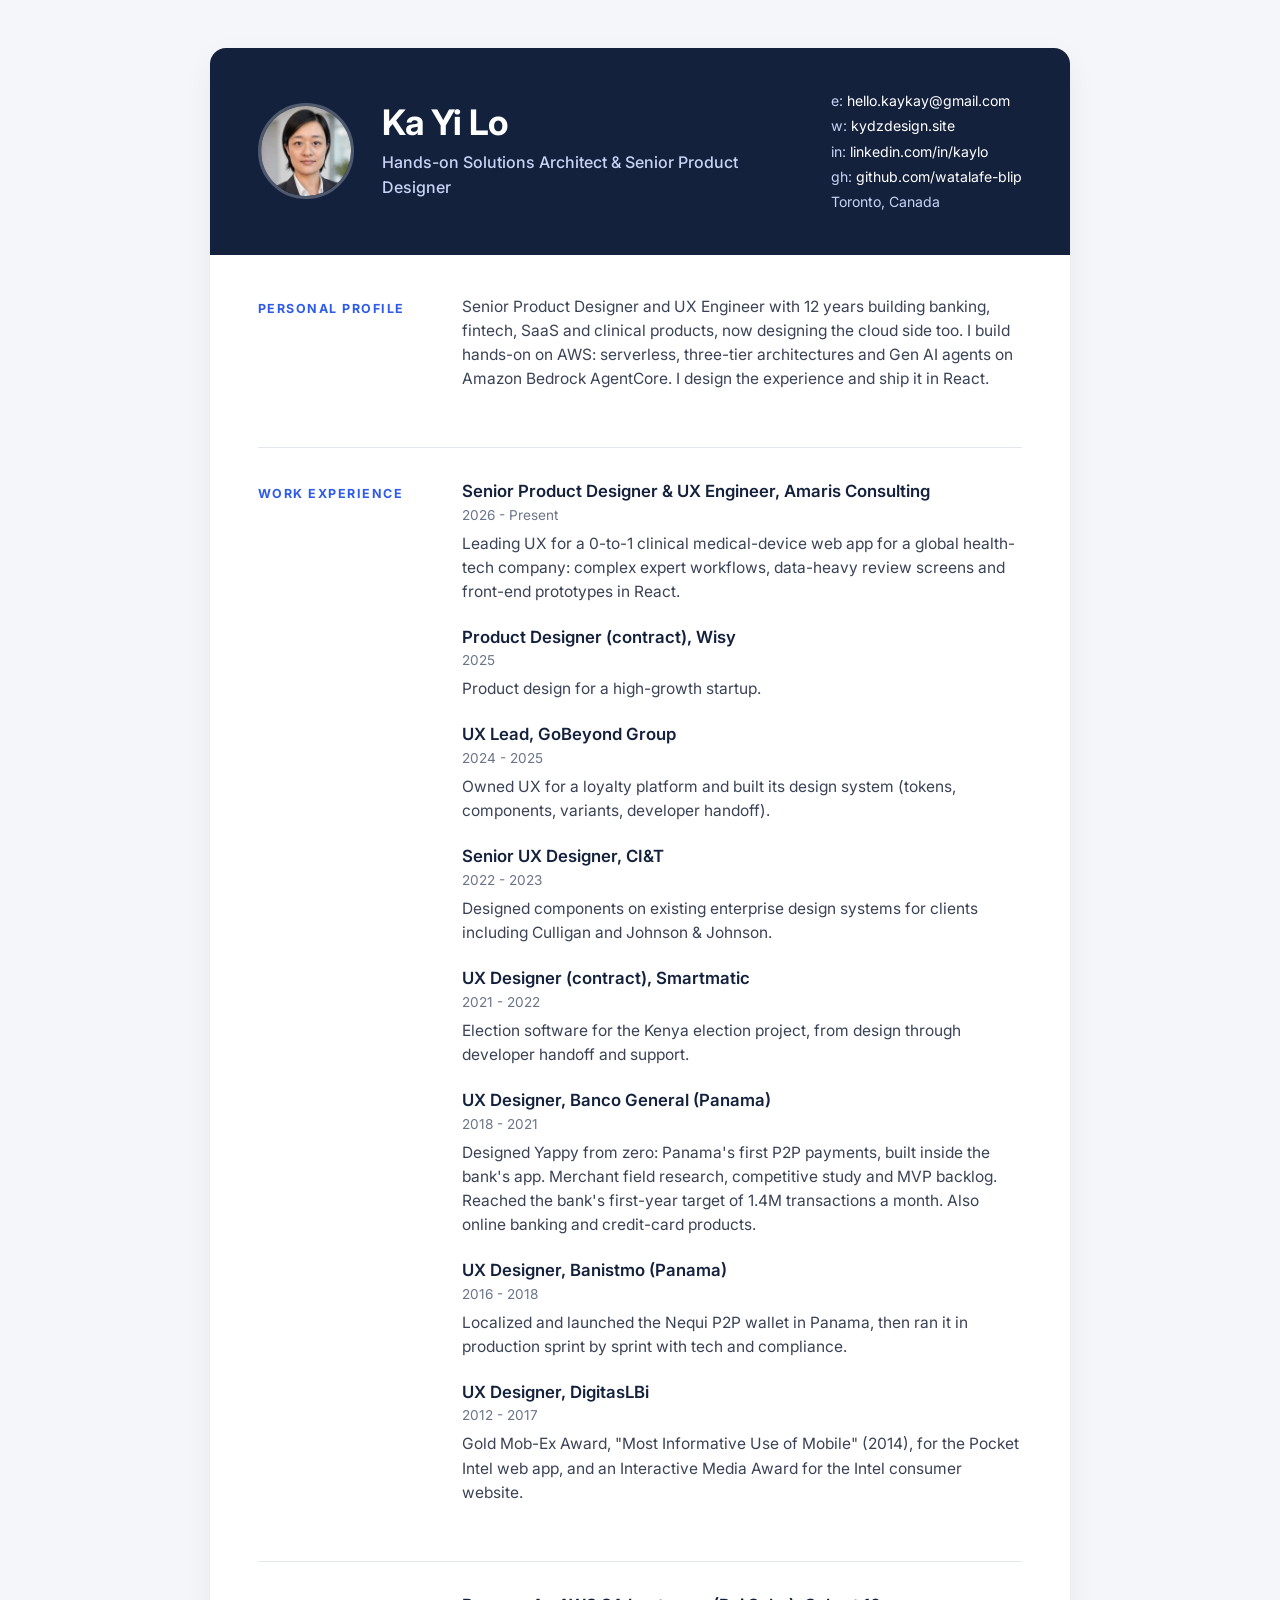
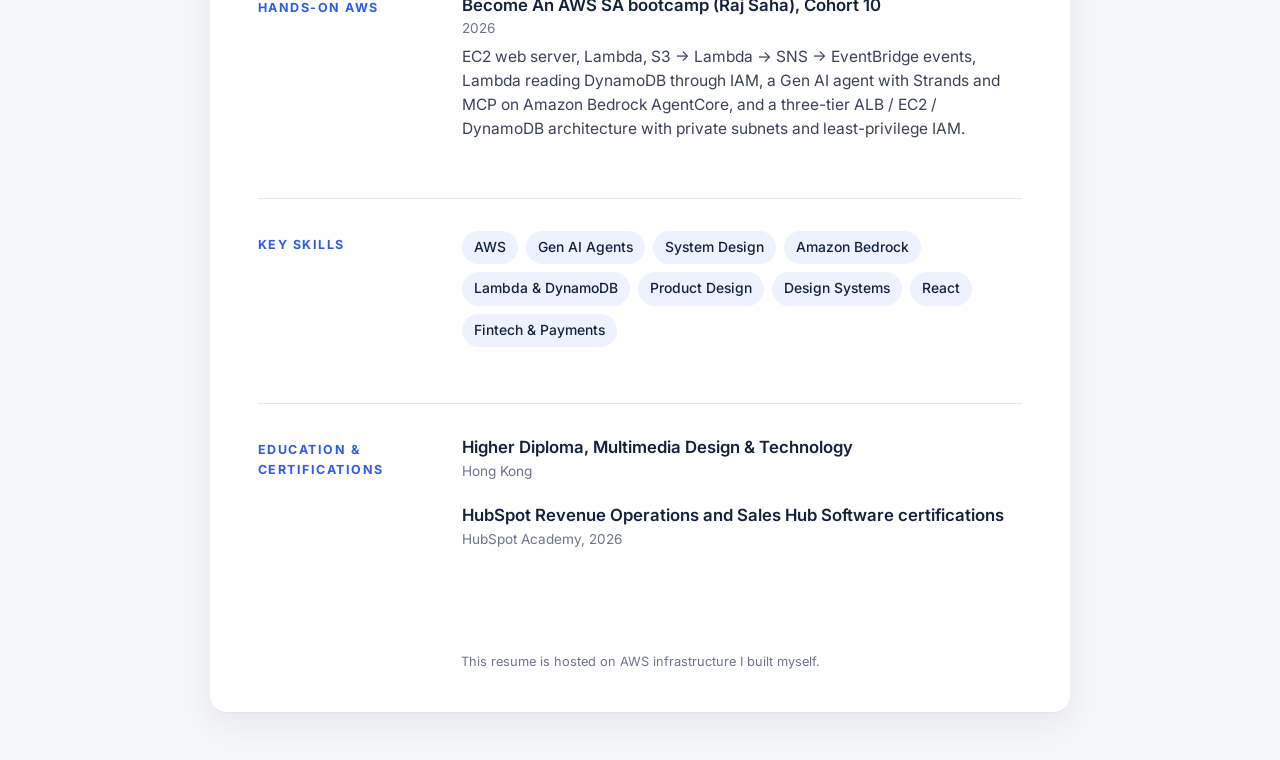
<file: index.html>
<!DOCTYPE html>
<html lang="en">
<head>
<title>Ka Yi Lo - Resume</title>
<meta name="viewport" content="width=device-width, initial-scale=1"/>
<meta name="description" content="Resume of Ka Yi Lo, Solutions Architect and Senior Product Designer in Toronto."/>
<meta charset="UTF-8">
<link type="text/css" rel="stylesheet" href="style.css">
<link href="https://fonts.googleapis.com/css2?family=Inter:wght@400;500;600;700&display=swap" rel="stylesheet">
</head>
<body id="top">
<div id="cv">
	<div class="mainDetails">
		<div id="headshot">
			<img src="headshot.jpg" alt="Ka Yi Lo" />
		</div>

		<div id="name">
			<h1>Ka Yi Lo</h1>
			<h4>Hands-on Solutions Architect &amp; Senior Product Designer</h4>
		</div>

		<div id="contactDetails">
			<ul>
				<li>e: <a href="mailto:hello.kaykay@gmail.com" target="_blank">hello.kaykay@gmail.com</a></li>
				<li>w: <a href="https://kydzdesign.site" target="_blank">kydzdesign.site</a></li>
				<li>in: <a href="https://www.linkedin.com/in/kaylo" target="_blank">linkedin.com/in/kaylo</a></li>
				<li>gh: <a href="https://github.com/watalafe-blip" target="_blank">github.com/watalafe-blip</a></li>
				<li>Toronto, Canada</li>
			</ul>
		</div>
		</div>

	<div id="mainArea">
		<section>
							<div class="sectionTitle">
					<h1>Personal Profile</h1>
				</div>

				<div class="sectionContent">
					<p>Senior Product Designer and UX Engineer with 12 years building banking, fintech, SaaS and clinical products, now designing the cloud side too. I build hands-on on AWS: serverless, three-tier architectures and Gen AI agents on Amazon Bedrock AgentCore. I design the experience and ship it in React.</p>
				</div>
			
			<div class="clear"></div>
		</section>

		<section>
			<div class="sectionTitle">
				<h1>Work Experience</h1>
			</div>

			<div class="sectionContent">
				<article>
					<h2>Senior Product Designer &amp; UX Engineer, Amaris Consulting</h2>
					<p class="subDetails">2026 - Present</p>
					<p>Leading UX for a 0-to-1 clinical medical-device web app for a global health-tech company: complex expert workflows, data-heavy review screens and front-end prototypes in React.</p>
				</article>

				<article>
					<h2>Product Designer (contract), Wisy</h2>
					<p class="subDetails">2025</p>
					<p>Product design for a high-growth startup.</p>
				</article>

				<article>
					<h2>UX Lead, GoBeyond Group</h2>
					<p class="subDetails">2024 - 2025</p>
					<p>Owned UX for a loyalty platform and built its design system (tokens, components, variants, developer handoff).</p>
				</article>

				<article>
					<h2>Senior UX Designer, CI&amp;T</h2>
					<p class="subDetails">2022 - 2023</p>
					<p>Designed components on existing enterprise design systems for clients including Culligan and Johnson &amp; Johnson.</p>
				</article>

				<article>
					<h2>UX Designer (contract), Smartmatic</h2>
					<p class="subDetails">2021 - 2022</p>
					<p>Election software for the Kenya election project, from design through developer handoff and support.</p>
				</article>

				<article>
					<h2>UX Designer, Banco General (Panama)</h2>
					<p class="subDetails">2018 - 2021</p>
					<p>Designed Yappy from zero: Panama's first P2P payments, built inside the bank's app. Merchant field research, competitive study and MVP backlog. Reached the bank's first-year target of 1.4M transactions a month. Also online banking and credit-card products.</p>
				</article>

				<article>
					<h2>UX Designer, Banistmo (Panama)</h2>
					<p class="subDetails">2016 - 2018</p>
					<p>Localized and launched the Nequi P2P wallet in Panama, then ran it in production sprint by sprint with tech and compliance.</p>
				</article>

				<article>
					<h2>UX Designer, DigitasLBi</h2>
					<p class="subDetails">2012 - 2017</p>
					<p>Gold Mob-Ex Award, "Most Informative Use of Mobile" (2014), for the Pocket Intel web app, and an Interactive Media Award for the Intel consumer website.</p>
				</article>
			</div>
			<div class="clear"></div>
		</section>

		<section>
			<div class="sectionTitle">
				<h1>Hands-on AWS</h1>
			</div>

			<div class="sectionContent">
				<article>
					<h2>Become An AWS SA bootcamp (Raj Saha), Cohort 10</h2>
					<p class="subDetails">2026</p>
					<p>EC2 web server, Lambda, S3 &rarr; Lambda &rarr; SNS &rarr; EventBridge events, Lambda reading DynamoDB through IAM, a Gen AI agent with Strands and MCP on Amazon Bedrock AgentCore, and a three-tier ALB / EC2 / DynamoDB architecture with private subnets and least-privilege IAM.</p>
				</article>
			</div>
			<div class="clear"></div>
		</section>

		<section>
			<div class="sectionTitle">
				<h1>Key Skills</h1>
			</div>

			<div class="sectionContent">
				<ul class="keySkills">
					<li>AWS</li>
					<li>Gen AI Agents</li>
					<li>System Design</li>
					<li>Amazon Bedrock</li>
					<li>Lambda &amp; DynamoDB</li>
					<li>Product Design</li>
					<li>Design Systems</li>
					<li>React</li>
					<li>Fintech &amp; Payments</li>
				</ul>
			</div>
			<div class="clear"></div>
		</section>

		<section>
			<div class="sectionTitle">
				<h1>Education &amp; Certifications</h1>
			</div>

			<div class="sectionContent">
				<article>
					<h2>Higher Diploma, Multimedia Design &amp; Technology</h2>
					<p class="subDetails">Hong Kong</p>
				</article>
				<article>
					<h2>HubSpot Revenue Operations and Sales Hub Software certifications</h2>
					<p class="subDetails">HubSpot Academy, 2026</p>
				</article>
			</div>
			<div class="clear"></div>
		</section>
	</div>
	<p class="footer">This resume is hosted on AWS infrastructure I built myself.</p>
</div>
</body>
</html>
</file>
<file: style.css>
/* Ka Yi Lo - resume. Clean, single-file stylesheet. */
:root {
  --ink: #14213d;
  --text: #3a4256;
  --muted: #6b7489;
  --line: #e4e7ee;
  --accent: #2f5bea;
  --accent-soft: #eef2fe;
  --bg: #f5f6f9;
  --card: #ffffff;
}

* { box-sizing: border-box; margin: 0; padding: 0; }

html, body {
  background: var(--bg);
  color: var(--text);
  font-family: "Inter", -apple-system, BlinkMacSystemFont, "Segoe UI", Helvetica, Arial, sans-serif;
  font-size: 16px;
  line-height: 1.55;
  -webkit-font-smoothing: antialiased;
}

a { color: var(--accent); text-decoration: none; }
a:hover { text-decoration: underline; }

.clear { clear: both; }

#cv {
  max-width: 860px;
  margin: 48px auto;
  background: var(--card);
  border-radius: 16px;
  box-shadow: 0 1px 2px rgba(20, 33, 61, .04), 0 12px 32px rgba(20, 33, 61, .06);
  overflow: hidden;
}

/* Header */
.mainDetails {
  display: flex;
  align-items: center;
  gap: 28px;
  padding: 40px 48px;
  background: var(--ink);
  color: #fff;
}

#headshot img {
  width: 96px;
  height: 96px;
  border-radius: 50%;
  object-fit: cover;
  border: 3px solid rgba(255, 255, 255, .25);
  display: block;
}

#name { flex: 1; }
#name h1 {
  font-size: 2.2rem;
  font-weight: 700;
  letter-spacing: -.02em;
  line-height: 1.1;
}
#name h4 {
  margin-top: 8px;
  font-size: 1rem;
  font-weight: 500;
  color: #c9d3f5;
}

#contactDetails ul { list-style: none; font-size: .88rem; line-height: 1.8; }
#contactDetails a { color: #fff; }
#contactDetails li { color: #c9d3f5; }

/* Body */
#mainArea { padding: 8px 48px 40px; }

section {
  display: grid;
  grid-template-columns: 180px 1fr;
  gap: 24px;
  padding: 32px 0;
  border-bottom: 1px solid var(--line);
}
section:last-child { border-bottom: none; }

.sectionTitle h1 {
  font-size: .78rem;
  font-weight: 700;
  letter-spacing: .12em;
  text-transform: uppercase;
  color: var(--accent);
  padding-top: 4px;
}

.sectionContent article { margin-bottom: 22px; }
.sectionContent article:last-child { margin-bottom: 0; }

.sectionContent h2 {
  font-size: 1.05rem;
  font-weight: 600;
  color: var(--ink);
  line-height: 1.35;
}

.subDetails {
  font-size: .85rem;
  color: var(--muted);
  margin: 2px 0 6px;
}

p { font-size: .97rem; }

/* Skills as chips */
.keySkills {
  list-style: none;
  display: flex;
  flex-wrap: wrap;
  gap: 8px;
}
.keySkills li {
  background: var(--accent-soft);
  color: var(--ink);
  font-size: .87rem;
  font-weight: 500;
  padding: 6px 12px;
  border-radius: 999px;
}

/* Small "built on AWS" note in the footer */
.footer {
  text-align: center;
  font-size: .8rem;
  color: var(--muted);
  padding: 0 0 40px;
}

/* Tablet and phone */
@media (max-width: 720px) {
  #cv { margin: 0; border-radius: 0; }
  .mainDetails { flex-direction: column; align-items: flex-start; padding: 32px 24px; gap: 16px; }
  #mainArea { padding: 0 24px 24px; }
  section { grid-template-columns: 1fr; gap: 10px; padding: 24px 0; }
  #name h1 { font-size: 1.8rem; }
}

/* Print / Save as PDF */
@media print {
  html, body { background: #fff; }
  #cv { box-shadow: none; margin: 0; max-width: none; border-radius: 0; }
  .mainDetails { background: #fff; color: var(--ink); border-bottom: 2px solid var(--ink); padding: 0 0 20px; }
  #name h4, #contactDetails li, #contactDetails a { color: var(--text); }
  #mainArea { padding: 0; }
  section { padding: 16px 0; break-inside: avoid; }
  .footer { display: none; }
}
</file>
